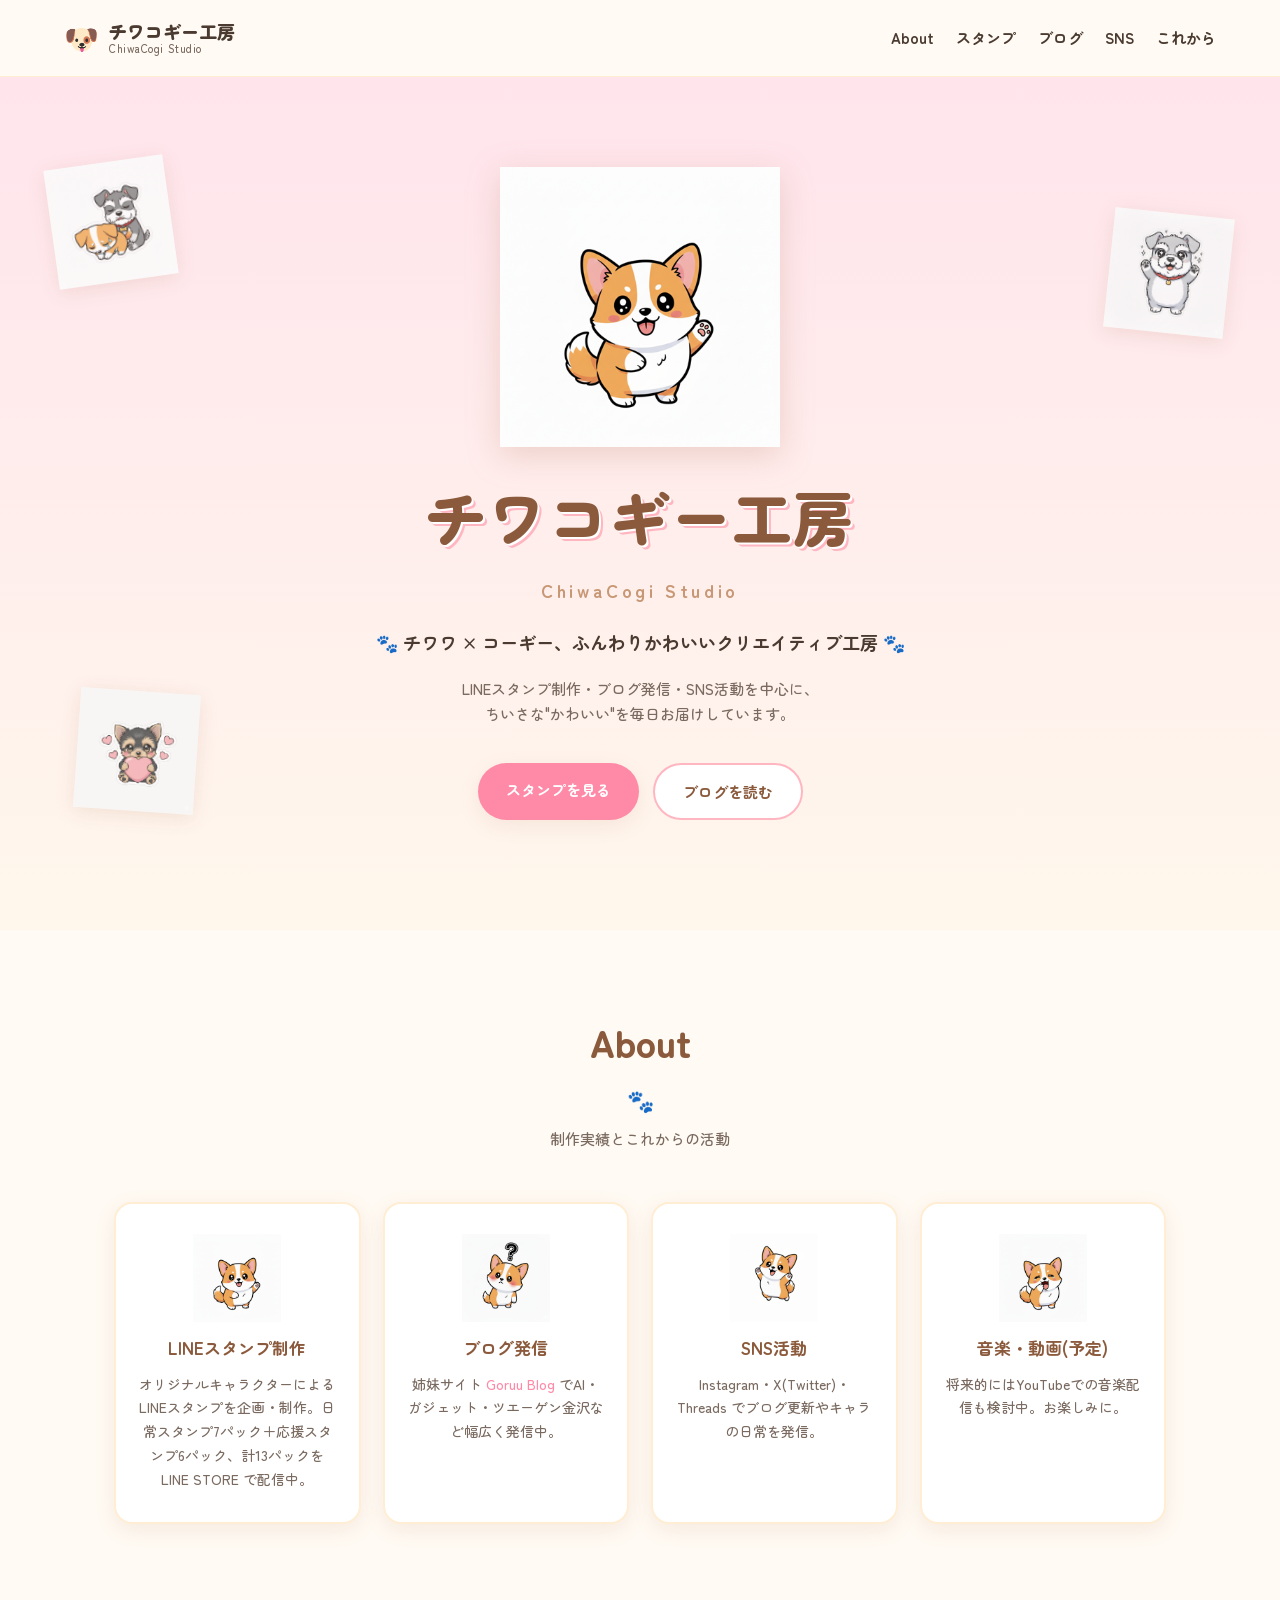
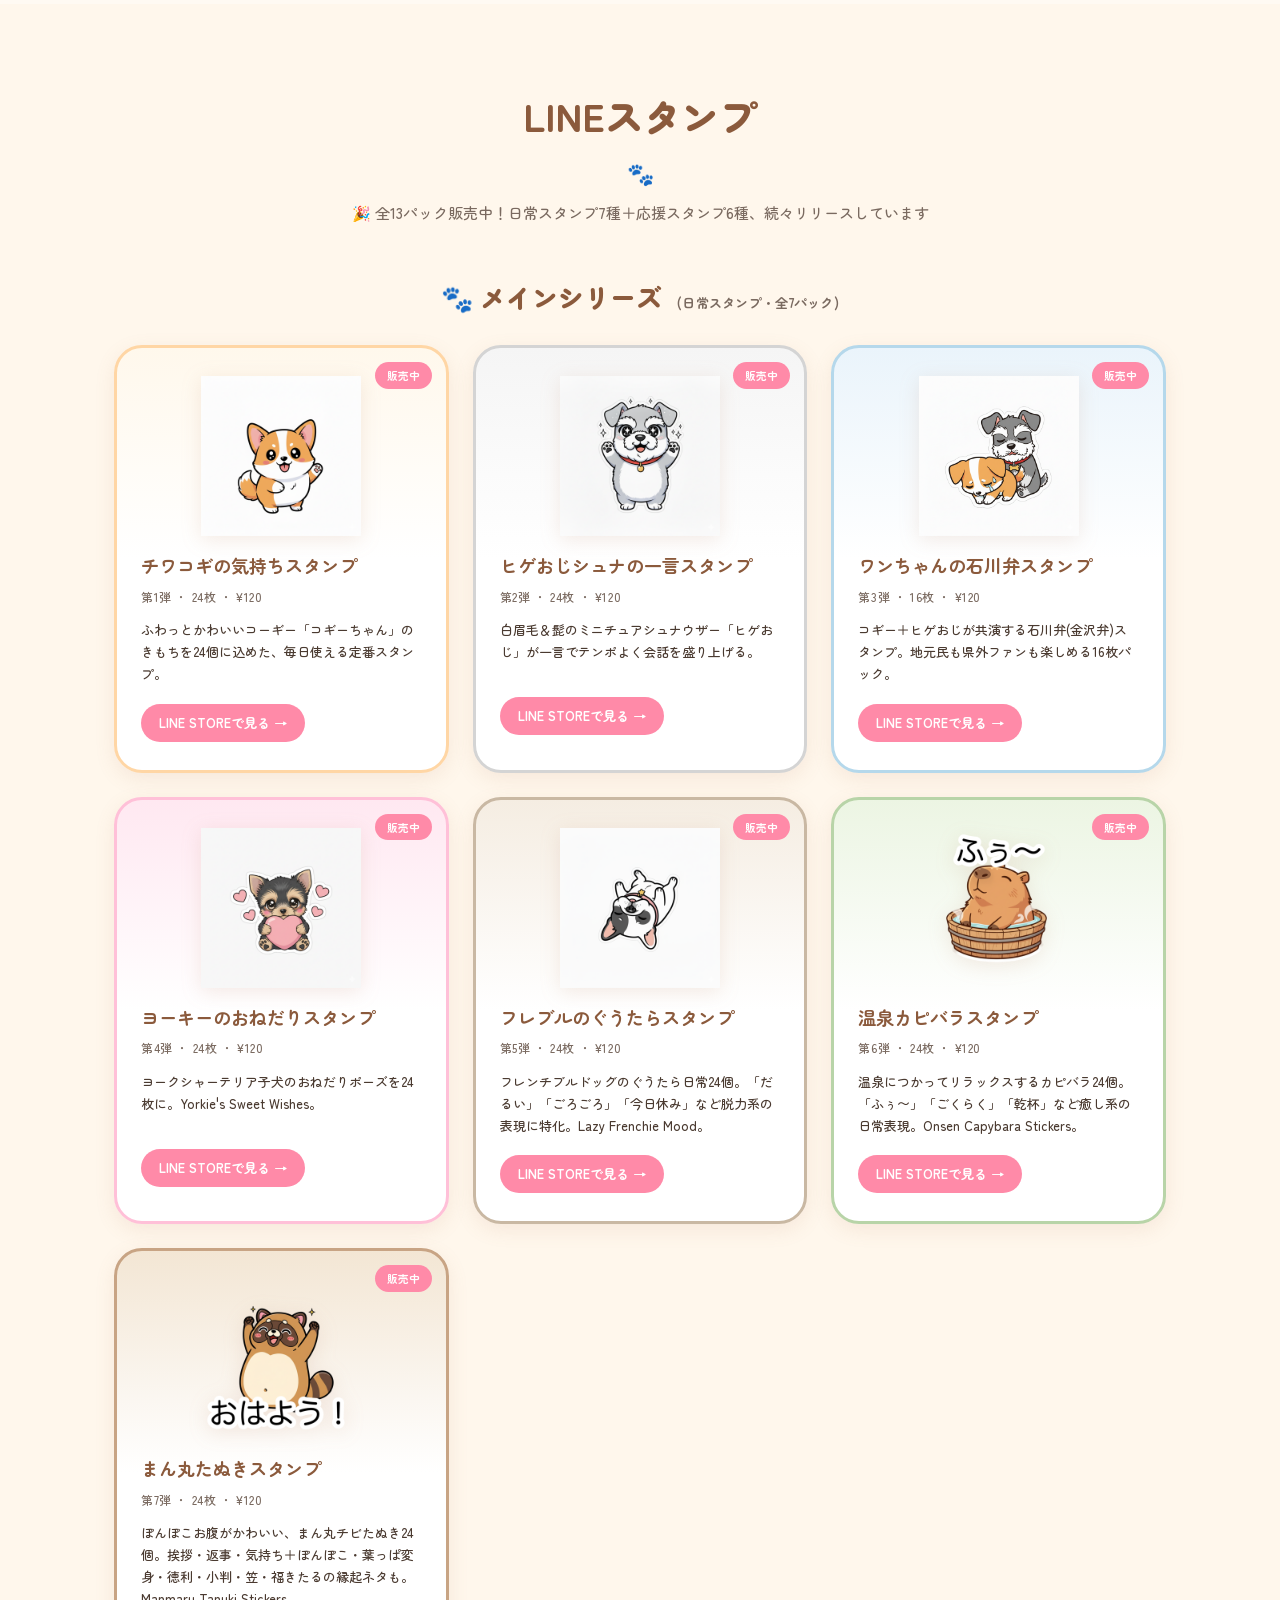
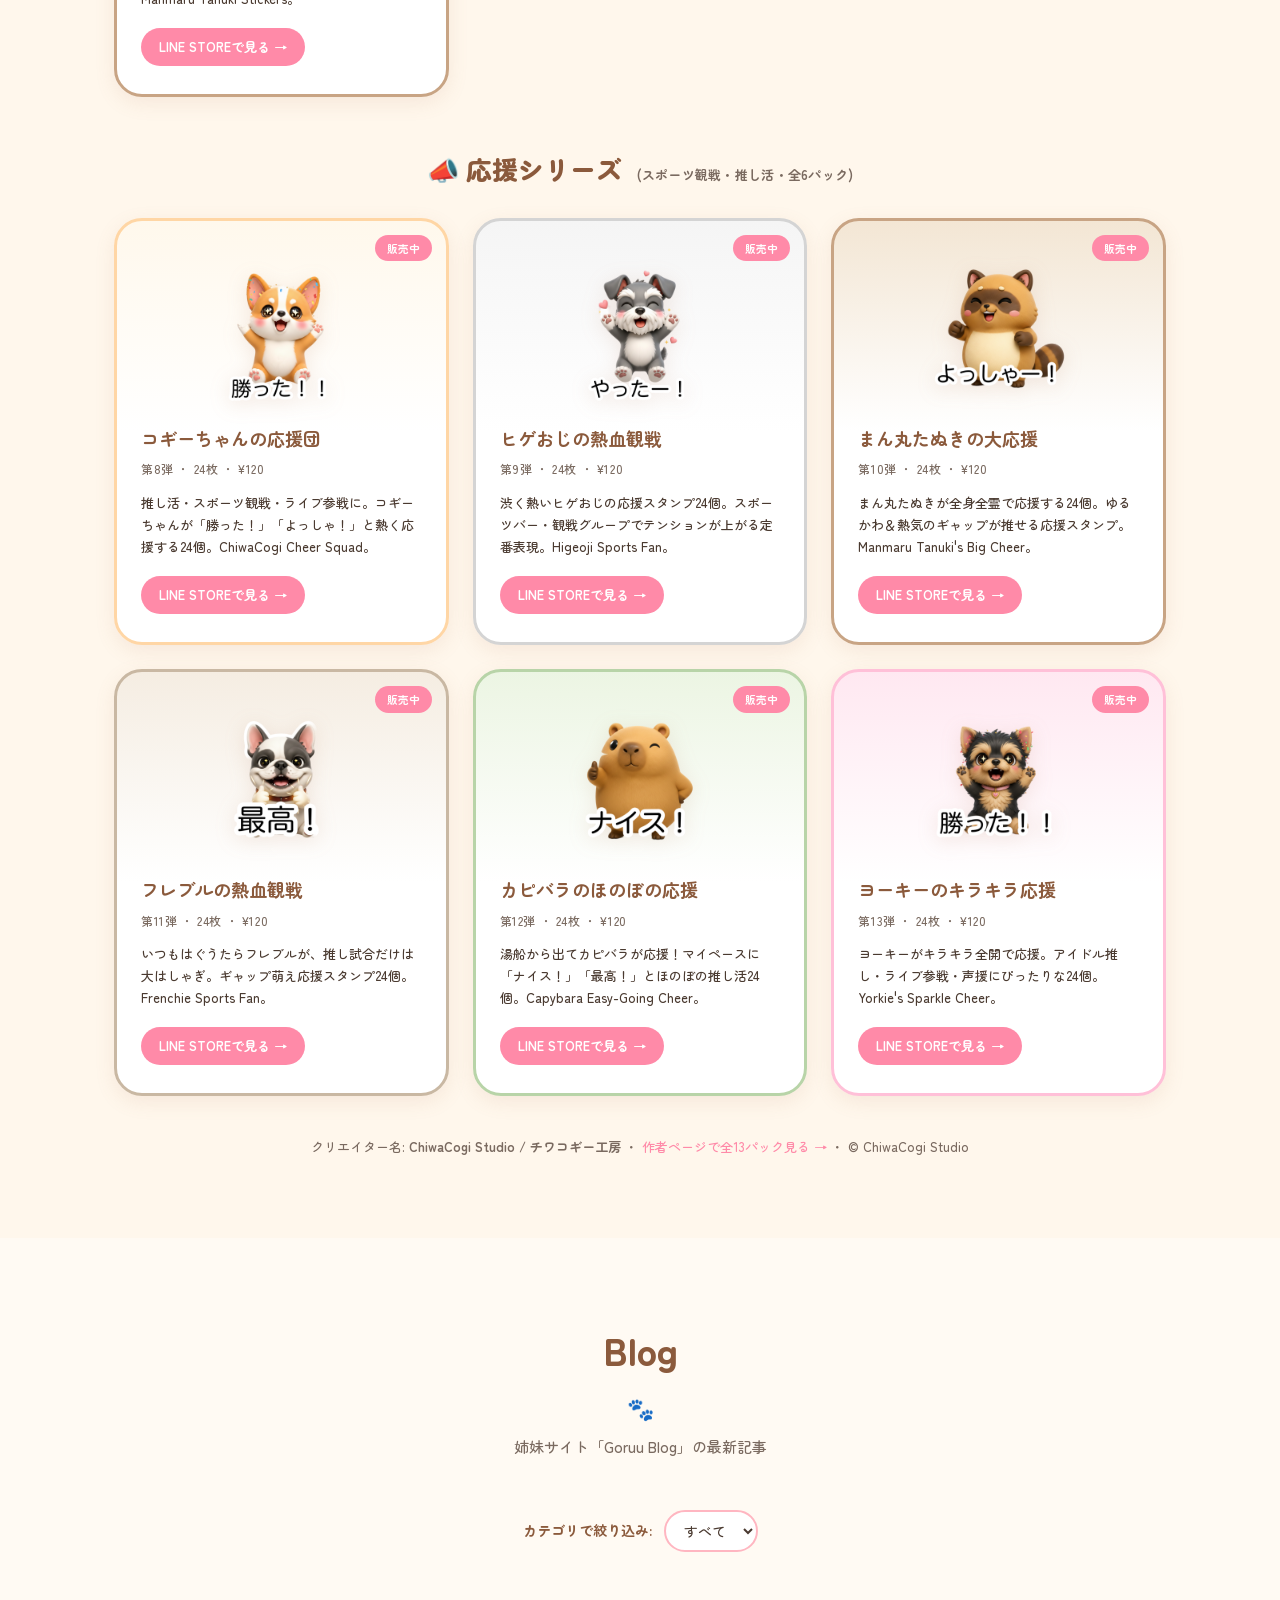
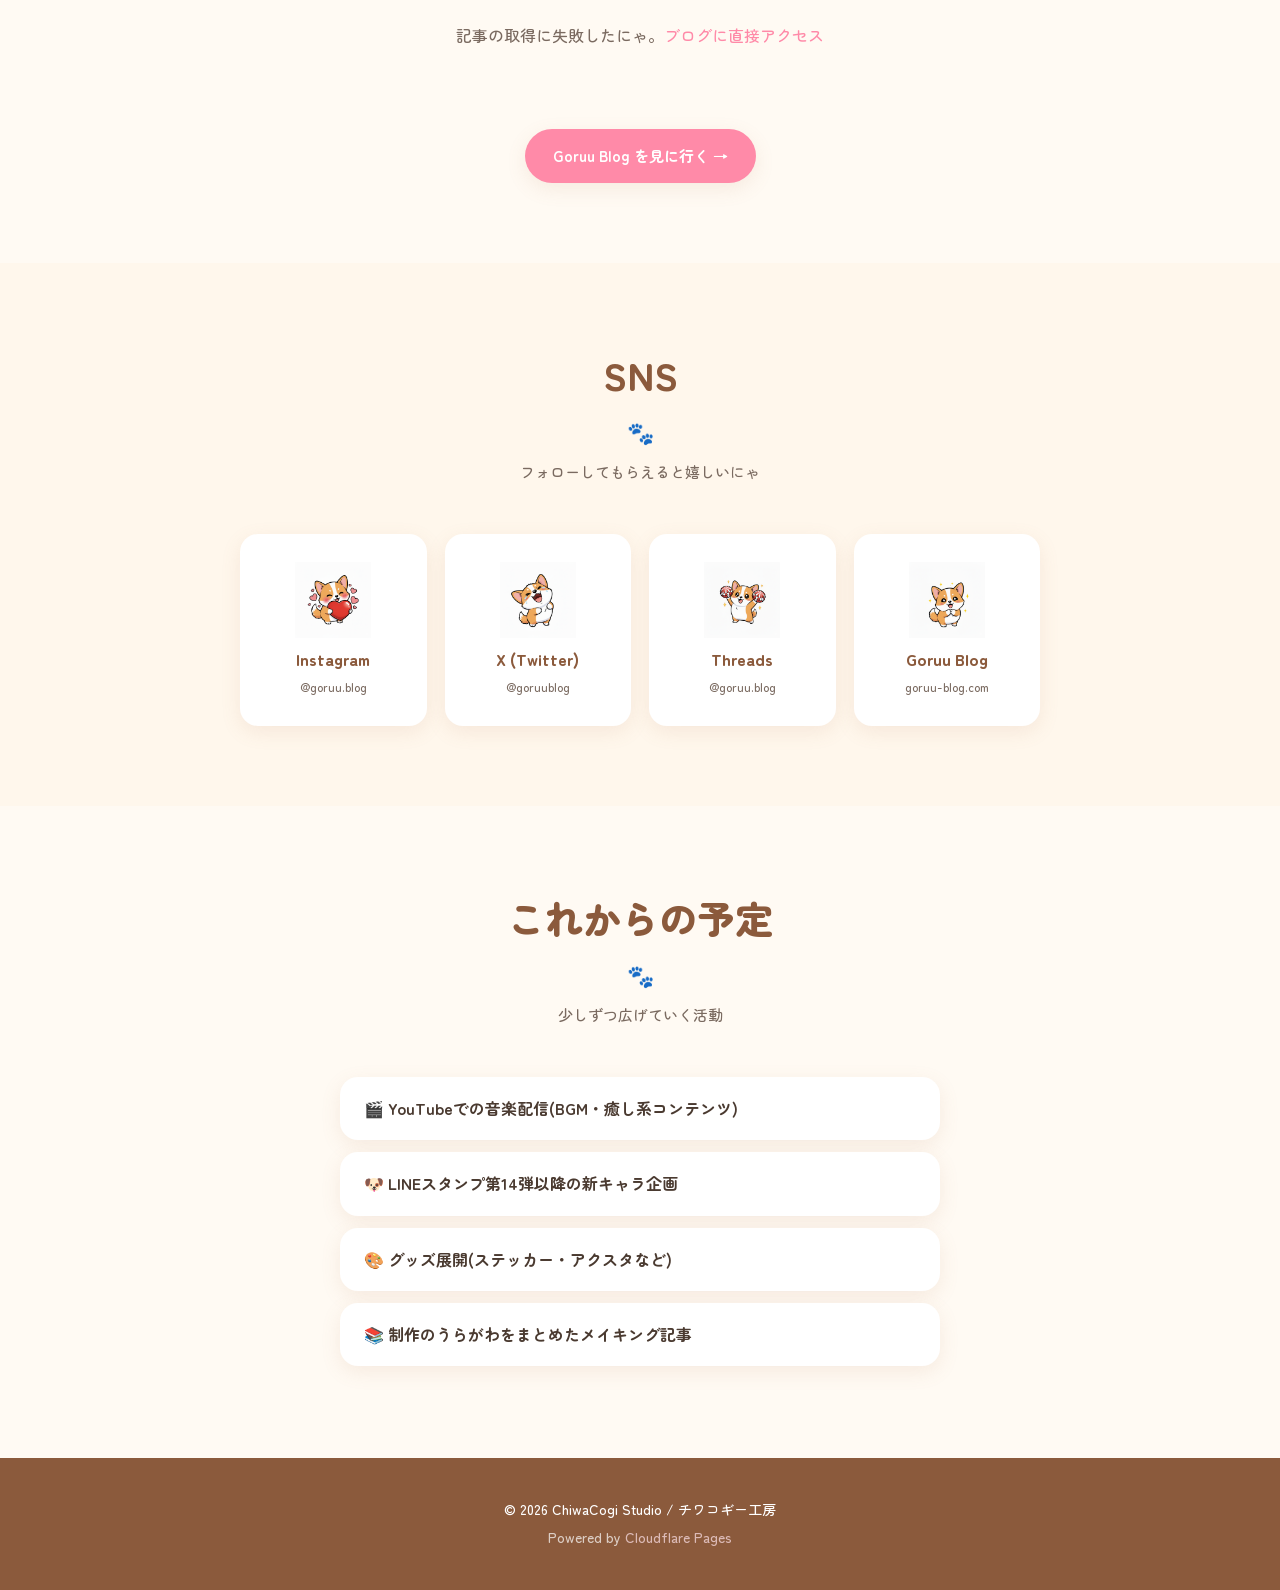
<file: index.html>
<!DOCTYPE html>
<html lang="ja">
<head>
<meta charset="UTF-8">
<meta name="viewport" content="width=device-width, initial-scale=1.0">
<title>チワコギー工房 | ChiwaCogi Studio</title>
<meta name="description" content="チワコギー工房 ChiwaCogi Studio。LINEスタンプ・ブログ・SNS発信を行うクリエイティブスタジオ。">
<meta property="og:title" content="チワコギー工房 | ChiwaCogi Studio">
<meta property="og:description" content="LINEスタンプ・ブログ・SNS発信。チワワとコギーのMIXがコンセプト。">
<meta property="og:type" content="website">
<link rel="preconnect" href="https://fonts.googleapis.com">
<link rel="preconnect" href="https://fonts.gstatic.com" crossorigin>
<link href="https://fonts.googleapis.com/css2?family=Zen+Maru+Gothic:wght@500;700;900&family=M+PLUS+Rounded+1c:wght@500;700&display=swap" rel="stylesheet">
<link rel="stylesheet" href="style.css">
</head>
<body>
<header class="site-header">
  <div class="header-inner">
    <a href="#" class="logo">
      <span class="logo-emoji">🐶</span>
      <span class="logo-text">
        <span class="logo-jp">チワコギー工房</span>
        <span class="logo-en">ChiwaCogi Studio</span>
      </span>
    </a>
    <nav class="nav">
      <a href="#about">About</a>
      <a href="#stickers">スタンプ</a>
      <a href="#blog">ブログ</a>
      <a href="#sns">SNS</a>
      <a href="#future">これから</a>
    </nav>
    <button class="nav-toggle" aria-label="メニュー">☰</button>
  </div>
</header>

<main>
  <section class="hero">
    <div class="hero-inner">
      <img class="hero-image" src="images/stickers/cogy_main.png" alt="コギーちゃん" loading="eager">
      <h1 class="hero-title">
        <span class="hero-title-main">チワコギー工房</span>
        <span class="hero-title-sub">ChiwaCogi Studio</span>
      </h1>
      <p class="hero-tagline">
        🐾 チワワ × コーギー、ふんわりかわいいクリエイティブ工房 🐾
      </p>
      <p class="hero-desc">
        LINEスタンプ制作・ブログ発信・SNS活動を中心に、<br>
        ちいさな"かわいい"を毎日お届けしています。
      </p>
      <div class="hero-cta">
        <a href="#stickers" class="btn btn-primary">スタンプを見る</a>
        <a href="#blog" class="btn btn-ghost">ブログを読む</a>
      </div>
    </div>
    <div class="hero-friends" aria-hidden="true">
      <img src="images/stickers/hero_main.png" alt="" class="hero-friend hero-friend-1">
      <img src="images/stickers/higeoji_main.png" alt="" class="hero-friend hero-friend-2">
      <img src="images/stickers/yorkie_main.png" alt="" class="hero-friend hero-friend-3">
    </div>
  </section>

  <section id="about" class="section">
    <div class="container">
      <h2 class="section-title">About</h2>
      <p class="section-lead">制作実績とこれからの活動</p>
      <div class="about-grid">
        <div class="about-card">
          <img class="about-icon" src="images/icons/01_aisatsu.png" alt="" loading="lazy">
          <h3>LINEスタンプ制作</h3>
          <p>オリジナルキャラクターによるLINEスタンプを企画・制作。日常スタンプ7パック＋応援スタンプ6パック、計13パックを LINE STORE で配信中。</p>
        </div>
        <div class="about-card">
          <img class="about-icon" src="images/icons/18_shitsumon.png" alt="" loading="lazy">
          <h3>ブログ発信</h3>
          <p>姉妹サイト <a href="https://goruu-blog.com" target="_blank" rel="noopener">Goruu Blog</a> でAI・ガジェット・ツエーゲン金沢など幅広く発信中。</p>
        </div>
        <div class="about-card">
          <img class="about-icon" src="images/icons/21_yorokobu.png" alt="" loading="lazy">
          <h3>SNS活動</h3>
          <p>Instagram・X(Twitter)・Threads でブログ更新やキャラの日常を発信。</p>
        </div>
        <div class="about-card">
          <img class="about-icon" src="images/icons/23_nemui.png" alt="" loading="lazy">
          <h3>音楽・動画(予定)</h3>
          <p>将来的にはYouTubeでの音楽配信も検討中。お楽しみに。</p>
        </div>
      </div>
    </div>
  </section>

  <section id="stickers" class="section section-cream">
    <div class="container">
      <h2 class="section-title">LINEスタンプ</h2>
      <p class="section-lead">🎉 全13パック販売中！日常スタンプ7種＋応援スタンプ6種、続々リリースしています</p>

      <h3 class="sticker-subtitle">🐾 メインシリーズ <span class="sticker-count">(日常スタンプ・全7パック)</span></h3>
      <div class="sticker-grid">
        <article class="sticker-card sticker-card-cogy">
          <div class="sticker-badge sticker-badge-sale">販売中</div>
          <div class="sticker-image-wrap">
            <img src="images/stickers/cogy_main.png" alt="コギーちゃん" class="sticker-image" loading="lazy">
          </div>
          <h3>チワコギの気持ちスタンプ</h3>
          <p class="sticker-meta">第1弾 ・ 24枚 ・ ¥120</p>
          <p class="sticker-desc">ふわっとかわいいコーギー「コギーちゃん」のきもちを24個に込めた、毎日使える定番スタンプ。</p>
          <a href="https://line.me/S/sticker/33948056" target="_blank" rel="noopener" class="sticker-link">LINE STOREで見る →</a>
        </article>
        <article class="sticker-card sticker-card-higeoji">
          <div class="sticker-badge sticker-badge-sale">販売中</div>
          <div class="sticker-image-wrap">
            <img src="images/stickers/higeoji_main.png" alt="ヒゲおじ" class="sticker-image" loading="lazy">
          </div>
          <h3>ヒゲおじシュナの一言スタンプ</h3>
          <p class="sticker-meta">第2弾 ・ 24枚 ・ ¥120</p>
          <p class="sticker-desc">白眉毛＆髭のミニチュアシュナウザー「ヒゲおじ」が一言でテンポよく会話を盛り上げる。</p>
          <a href="https://line.me/S/sticker/33948054" target="_blank" rel="noopener" class="sticker-link">LINE STOREで見る →</a>
        </article>
        <article class="sticker-card sticker-card-ishikawa">
          <div class="sticker-badge sticker-badge-sale">販売中</div>
          <div class="sticker-image-wrap">
            <img src="images/stickers/ishikawa_main.png" alt="ワンちゃんの石川弁" class="sticker-image" loading="lazy">
          </div>
          <h3>ワンちゃんの石川弁スタンプ</h3>
          <p class="sticker-meta">第3弾 ・ 16枚 ・ ¥120</p>
          <p class="sticker-desc">コギー＋ヒゲおじが共演する石川弁(金沢弁)スタンプ。地元民も県外ファンも楽しめる16枚パック。</p>
          <a href="https://line.me/S/sticker/33948061" target="_blank" rel="noopener" class="sticker-link">LINE STOREで見る →</a>
        </article>
        <article class="sticker-card sticker-card-yorkie">
          <div class="sticker-badge sticker-badge-sale">販売中</div>
          <div class="sticker-image-wrap">
            <img src="images/stickers/yorkie_main.png" alt="ヨーキー" class="sticker-image" loading="lazy">
          </div>
          <h3>ヨーキーのおねだりスタンプ</h3>
          <p class="sticker-meta">第4弾 ・ 24枚 ・ ¥120</p>
          <p class="sticker-desc">ヨークシャーテリア子犬のおねだりポーズを24枚に。Yorkie's Sweet Wishes。</p>
          <a href="https://line.me/S/sticker/33944323" target="_blank" rel="noopener" class="sticker-link">LINE STOREで見る →</a>
        </article>
        <article class="sticker-card sticker-card-frenchie">
          <div class="sticker-badge sticker-badge-sale">販売中</div>
          <div class="sticker-image-wrap">
            <img src="images/stickers/frenchie_main.png" alt="フレブル" class="sticker-image" loading="lazy">
          </div>
          <h3>フレブルのぐうたらスタンプ</h3>
          <p class="sticker-meta">第5弾 ・ 24枚 ・ ¥120</p>
          <p class="sticker-desc">フレンチブルドッグのぐうたら日常24個。「だるい」「ごろごろ」「今日休み」など脱力系の表現に特化。Lazy Frenchie Mood。</p>
          <a href="https://line.me/S/sticker/33986056" target="_blank" rel="noopener" class="sticker-link">LINE STOREで見る →</a>
        </article>
        <article class="sticker-card sticker-card-capybara">
          <div class="sticker-badge sticker-badge-sale">販売中</div>
          <div class="sticker-image-wrap">
            <img src="images/stickers/capybara_main.png" alt="温泉カピバラ" class="sticker-image" loading="lazy">
          </div>
          <h3>温泉カピバラスタンプ</h3>
          <p class="sticker-meta">第6弾 ・ 24枚 ・ ¥120</p>
          <p class="sticker-desc">温泉につかってリラックスするカピバラ24個。「ふぅ〜」「ごくらく」「乾杯」など癒し系の日常表現。Onsen Capybara Stickers。</p>
          <a href="https://line.me/S/sticker/33988870" target="_blank" rel="noopener" class="sticker-link">LINE STOREで見る →</a>
        </article>
        <article class="sticker-card sticker-card-tanuki">
          <div class="sticker-badge sticker-badge-sale">販売中</div>
          <div class="sticker-image-wrap">
            <img src="images/stickers/tanuki_main.png" alt="まん丸たぬき" class="sticker-image" loading="lazy">
          </div>
          <h3>まん丸たぬきスタンプ</h3>
          <p class="sticker-meta">第7弾 ・ 24枚 ・ ¥120</p>
          <p class="sticker-desc">ぽんぽこお腹がかわいい、まん丸チビたぬき24個。挨拶・返事・気持ち＋ぽんぽこ・葉っぱ変身・徳利・小判・笠・福きたるの縁起ネタも。Manmaru Tanuki Stickers。</p>
          <a href="https://line.me/S/sticker/33994344" target="_blank" rel="noopener" class="sticker-link">LINE STOREで見る →</a>
        </article>
      </div>

      <h3 class="sticker-subtitle">📣 応援シリーズ <span class="sticker-count">(スポーツ観戦・推し活・全6パック)</span></h3>
      <div class="sticker-grid">
        <article class="sticker-card sticker-card-cogy">
          <div class="sticker-badge sticker-badge-sale">販売中</div>
          <div class="sticker-image-wrap">
            <img src="images/stickers/cogy_cheer.png" alt="コギーちゃんの応援団" class="sticker-image" loading="lazy">
          </div>
          <h3>コギーちゃんの応援団</h3>
          <p class="sticker-meta">第8弾 ・ 24枚 ・ ¥120</p>
          <p class="sticker-desc">推し活・スポーツ観戦・ライブ参戦に。コギーちゃんが「勝った！」「よっしゃ！」と熱く応援する24個。ChiwaCogi Cheer Squad。</p>
          <a href="https://line.me/S/sticker/33998063" target="_blank" rel="noopener" class="sticker-link">LINE STOREで見る →</a>
        </article>
        <article class="sticker-card sticker-card-higeoji">
          <div class="sticker-badge sticker-badge-sale">販売中</div>
          <div class="sticker-image-wrap">
            <img src="images/stickers/higeoji_cheer.png" alt="ヒゲおじの熱血観戦" class="sticker-image" loading="lazy">
          </div>
          <h3>ヒゲおじの熱血観戦</h3>
          <p class="sticker-meta">第9弾 ・ 24枚 ・ ¥120</p>
          <p class="sticker-desc">渋く熱いヒゲおじの応援スタンプ24個。スポーツバー・観戦グループでテンションが上がる定番表現。Higeoji Sports Fan。</p>
          <a href="https://line.me/S/sticker/33998038" target="_blank" rel="noopener" class="sticker-link">LINE STOREで見る →</a>
        </article>
        <article class="sticker-card sticker-card-tanuki">
          <div class="sticker-badge sticker-badge-sale">販売中</div>
          <div class="sticker-image-wrap">
            <img src="images/stickers/tanuki_cheer.png" alt="まん丸たぬきの大応援" class="sticker-image" loading="lazy">
          </div>
          <h3>まん丸たぬきの大応援</h3>
          <p class="sticker-meta">第10弾 ・ 24枚 ・ ¥120</p>
          <p class="sticker-desc">まん丸たぬきが全身全霊で応援する24個。ゆるかわ＆熱気のギャップが推せる応援スタンプ。Manmaru Tanuki's Big Cheer。</p>
          <a href="https://line.me/S/sticker/33998084" target="_blank" rel="noopener" class="sticker-link">LINE STOREで見る →</a>
        </article>
        <article class="sticker-card sticker-card-frenchie">
          <div class="sticker-badge sticker-badge-sale">販売中</div>
          <div class="sticker-image-wrap">
            <img src="images/stickers/frenchie_cheer.png" alt="フレブルの熱血観戦" class="sticker-image" loading="lazy">
          </div>
          <h3>フレブルの熱血観戦</h3>
          <p class="sticker-meta">第11弾 ・ 24枚 ・ ¥120</p>
          <p class="sticker-desc">いつもはぐうたらフレブルが、推し試合だけは大はしゃぎ。ギャップ萌え応援スタンプ24個。Frenchie Sports Fan。</p>
          <a href="https://line.me/S/sticker/33998082" target="_blank" rel="noopener" class="sticker-link">LINE STOREで見る →</a>
        </article>
        <article class="sticker-card sticker-card-capybara">
          <div class="sticker-badge sticker-badge-sale">販売中</div>
          <div class="sticker-image-wrap">
            <img src="images/stickers/capybara_cheer.png" alt="カピバラのほのぼの応援" class="sticker-image" loading="lazy">
          </div>
          <h3>カピバラのほのぼの応援</h3>
          <p class="sticker-meta">第12弾 ・ 24枚 ・ ¥120</p>
          <p class="sticker-desc">湯船から出てカピバラが応援！マイペースに「ナイス！」「最高！」とほのぼの推し活24個。Capybara Easy-Going Cheer。</p>
          <a href="https://line.me/S/sticker/33998090" target="_blank" rel="noopener" class="sticker-link">LINE STOREで見る →</a>
        </article>
        <article class="sticker-card sticker-card-yorkie">
          <div class="sticker-badge sticker-badge-sale">販売中</div>
          <div class="sticker-image-wrap">
            <img src="images/stickers/yorkie_cheer.png" alt="ヨーキーのキラキラ応援" class="sticker-image" loading="lazy">
          </div>
          <h3>ヨーキーのキラキラ応援</h3>
          <p class="sticker-meta">第13弾 ・ 24枚 ・ ¥120</p>
          <p class="sticker-desc">ヨーキーがキラキラ全開で応援。アイドル推し・ライブ参戦・声援にぴったりな24個。Yorkie's Sparkle Cheer。</p>
          <a href="https://line.me/S/sticker/33998262" target="_blank" rel="noopener" class="sticker-link">LINE STOREで見る →</a>
        </article>
      </div>

      <p class="sticker-footer">クリエイター名: <strong>ChiwaCogi Studio / チワコギー工房</strong> ・ <a href="https://line.me/S/shop/sticker/author/6123511" target="_blank" rel="noopener">作者ページで全13パック見る →</a> ・ © ChiwaCogi Studio</p>
    </div>
  </section>

  <section id="blog" class="section">
    <div class="container">
      <h2 class="section-title">Blog</h2>
      <p class="section-lead">姉妹サイト「Goruu Blog」の最新記事</p>

      <div class="blog-controls">
        <label for="cat-filter">カテゴリで絞り込み:</label>
        <select id="cat-filter">
          <option value="">すべて</option>
        </select>
      </div>

      <div id="blog-list" class="blog-list">
        <p class="blog-loading">記事を読み込み中…</p>
      </div>

      <div class="blog-cta">
        <a href="https://goruu-blog.com" target="_blank" rel="noopener" class="btn btn-primary">Goruu Blog を見に行く →</a>
      </div>
    </div>
  </section>

  <section id="sns" class="section section-cream">
    <div class="container">
      <h2 class="section-title">SNS</h2>
      <p class="section-lead">フォローしてもらえると嬉しいにゃ</p>
      <div class="sns-grid">
        <a href="https://www.instagram.com/goruu.blog" target="_blank" rel="noopener" class="sns-card sns-instagram">
          <img class="sns-icon" src="images/icons/16_love.png" alt="" loading="lazy">
          <div class="sns-name">Instagram</div>
          <div class="sns-handle">@goruu.blog</div>
        </a>
        <a href="https://x.com/goruublog" target="_blank" rel="noopener" class="sns-card sns-x">
          <img class="sns-icon" src="images/icons/08_warau.png" alt="" loading="lazy">
          <div class="sns-name">X (Twitter)</div>
          <div class="sns-handle">@goruublog</div>
        </a>
        <a href="https://www.threads.net/@goruu.blog" target="_blank" rel="noopener" class="sns-card sns-threads">
          <img class="sns-icon" src="images/icons/13_ouen.png" alt="" loading="lazy">
          <div class="sns-name">Threads</div>
          <div class="sns-handle">@goruu.blog</div>
        </a>
        <a href="https://goruu-blog.com" target="_blank" rel="noopener" class="sns-card sns-blog">
          <img class="sns-icon" src="images/icons/19_hakushu.png" alt="" loading="lazy">
          <div class="sns-name">Goruu Blog</div>
          <div class="sns-handle">goruu-blog.com</div>
        </a>
      </div>
    </div>
  </section>

  <section id="future" class="section">
    <div class="container">
      <h2 class="section-title">これからの予定</h2>
      <p class="section-lead">少しずつ広げていく活動</p>
      <ul class="future-list">
        <li>🎬 YouTubeでの音楽配信(BGM・癒し系コンテンツ)</li>
        <li>🐶 LINEスタンプ第14弾以降の新キャラ企画</li>
        <li>🎨 グッズ展開(ステッカー・アクスタなど)</li>
        <li>📚 制作のうらがわをまとめたメイキング記事</li>
      </ul>
    </div>
  </section>
</main>

<footer class="site-footer">
  <div class="container">
    <p>© <span id="year"></span> ChiwaCogi Studio / チワコギー工房</p>
    <p class="footer-note">Powered by <a href="https://pages.cloudflare.com/" target="_blank" rel="noopener">Cloudflare Pages</a></p>
  </div>
</footer>

<script src="script.js"></script>
</body>
</html>
</file>
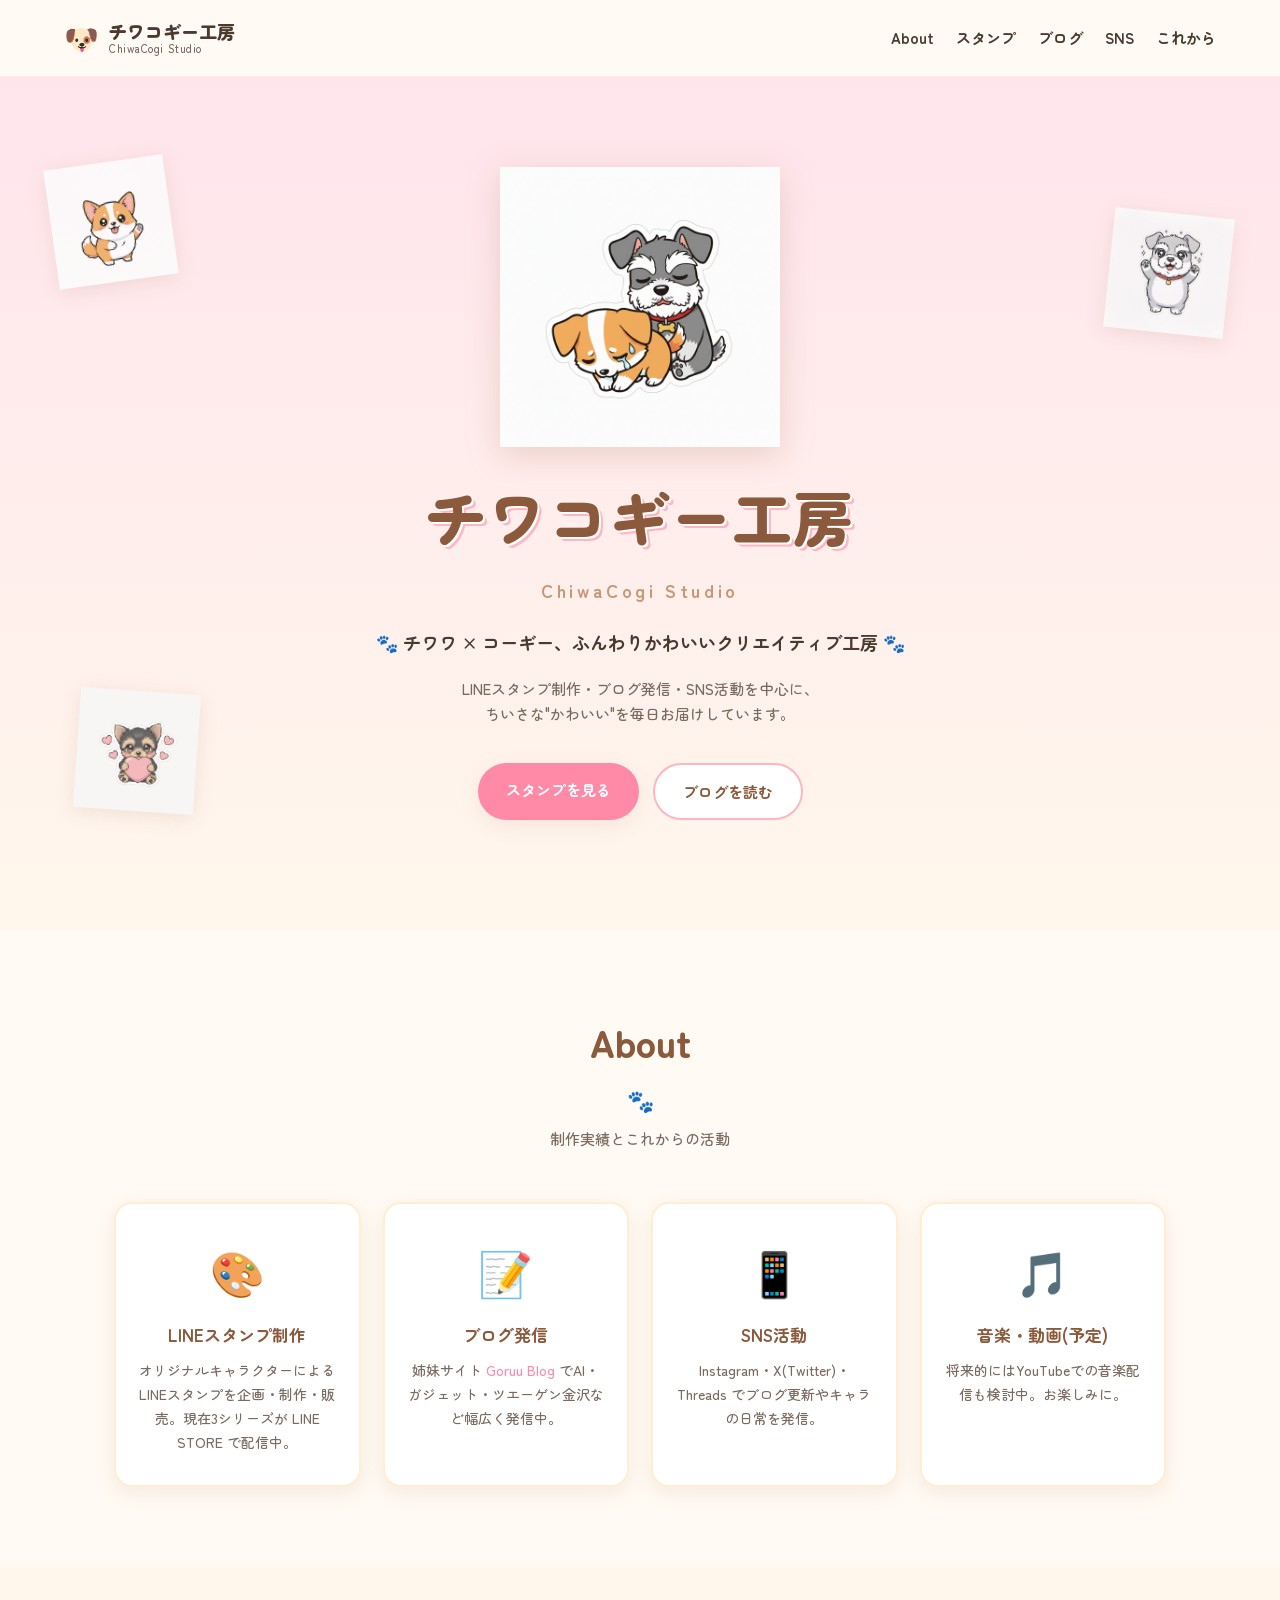
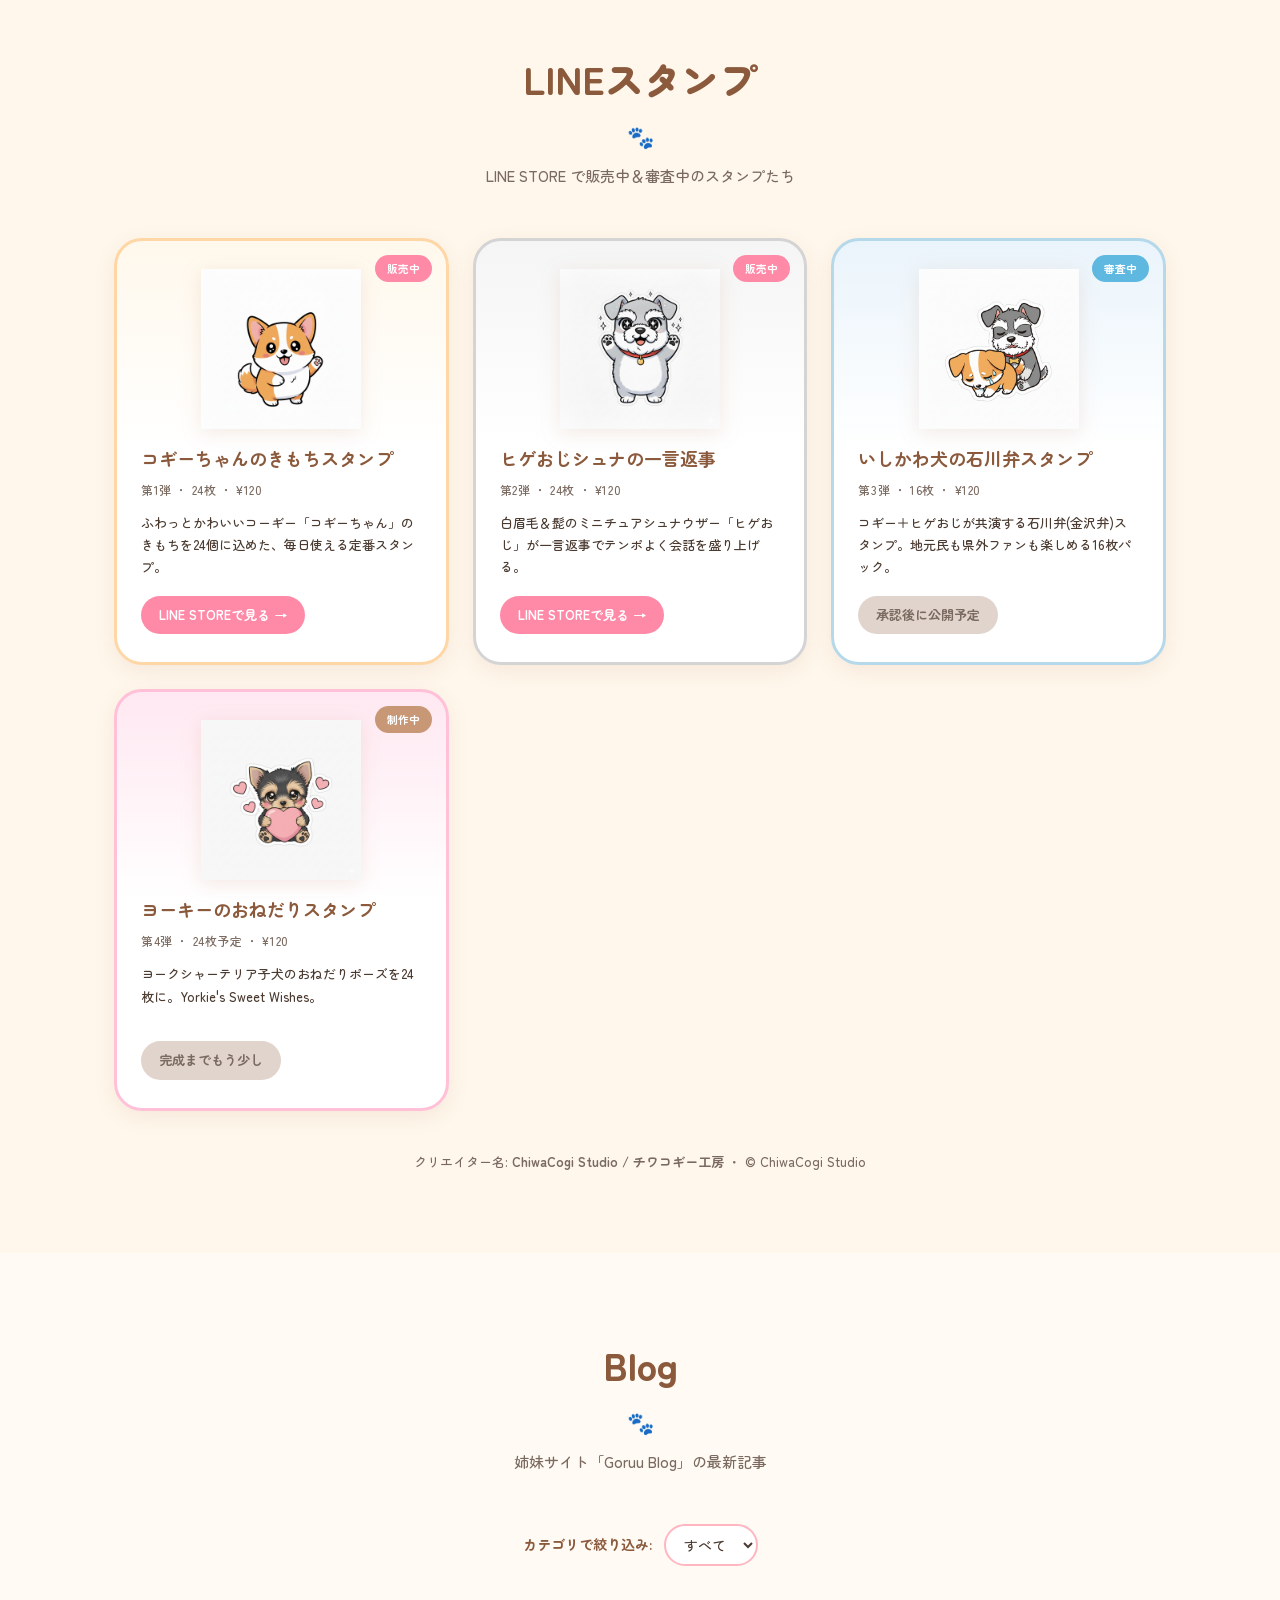
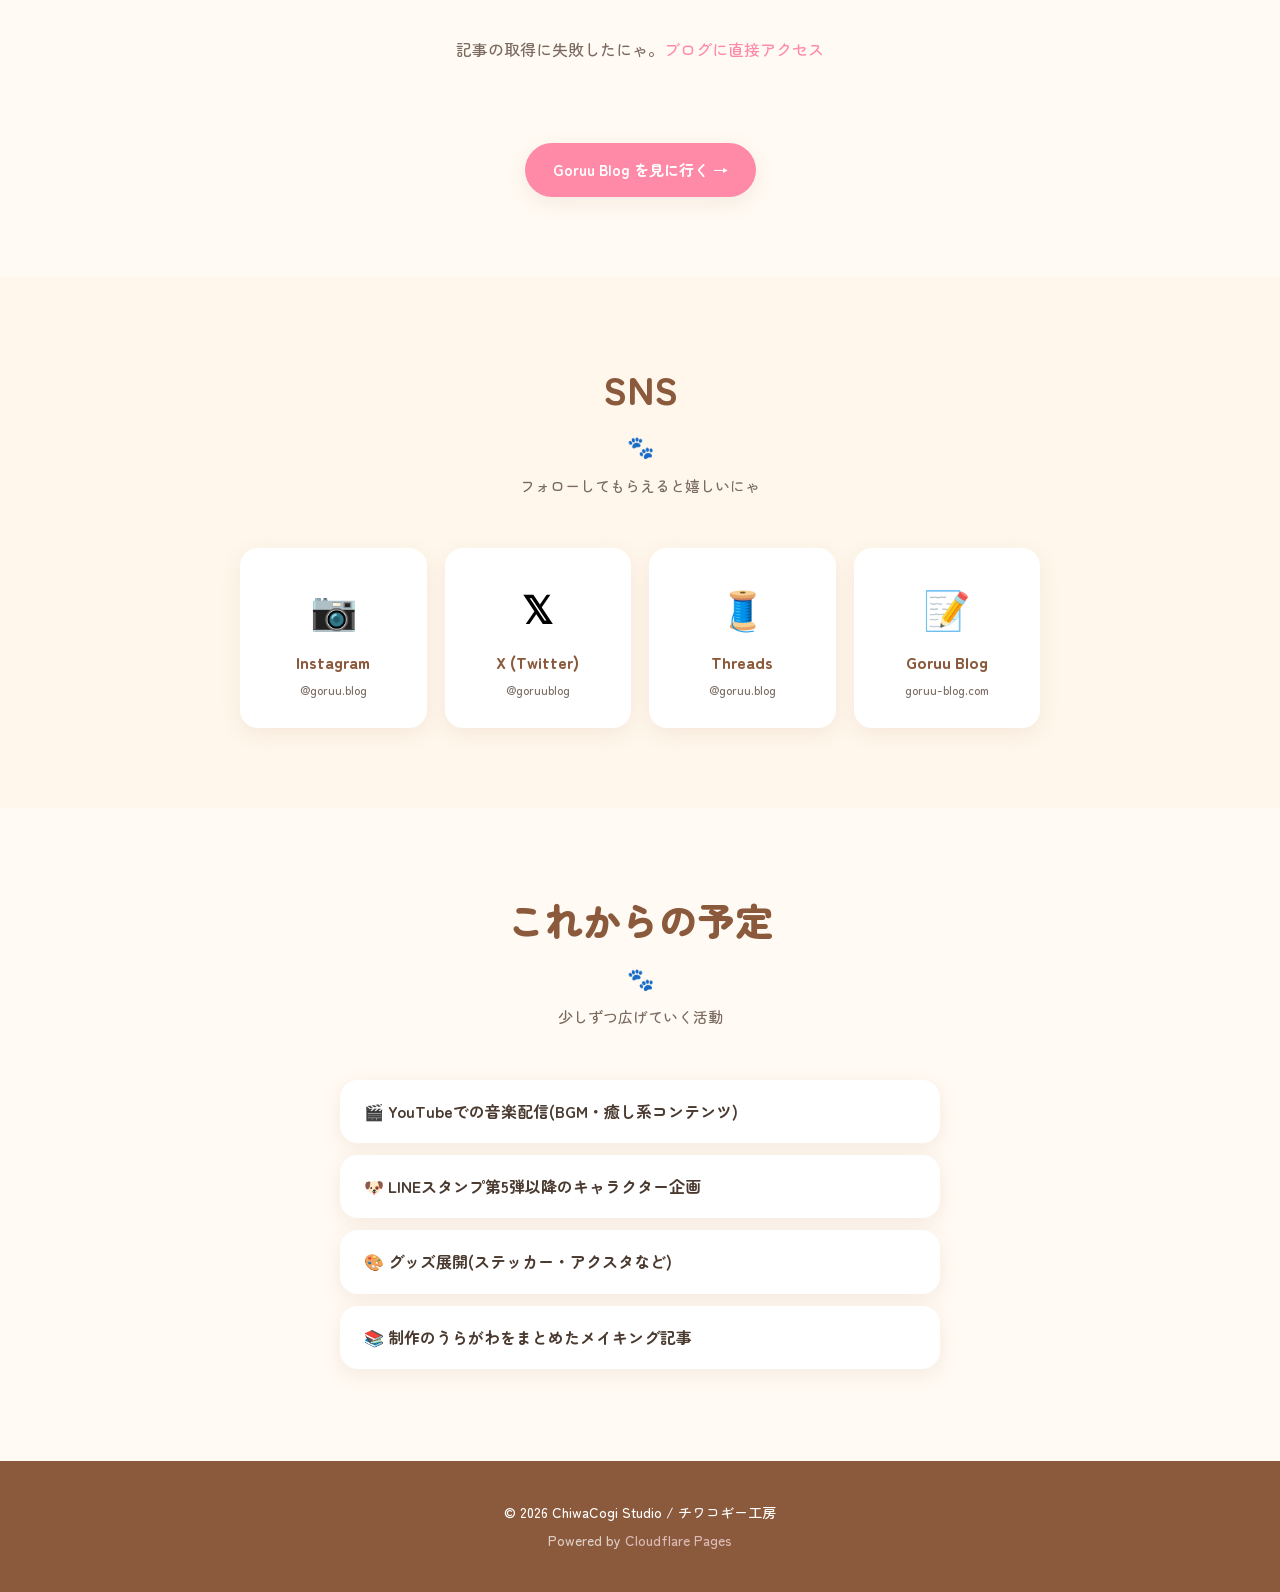
<file: チワコギー工房HP/index.html>
<!DOCTYPE html>
<html lang="ja">
<head>
<meta charset="UTF-8">
<meta name="viewport" content="width=device-width, initial-scale=1.0">
<title>チワコギー工房 | ChiwaCogi Studio</title>
<meta name="description" content="チワコギー工房 ChiwaCogi Studio。LINEスタンプ・ブログ・SNS発信を行うクリエイティブスタジオ。">
<meta property="og:title" content="チワコギー工房 | ChiwaCogi Studio">
<meta property="og:description" content="LINEスタンプ・ブログ・SNS発信。チワワとコギーのMIXがコンセプト。">
<meta property="og:type" content="website">
<link rel="preconnect" href="https://fonts.googleapis.com">
<link rel="preconnect" href="https://fonts.gstatic.com" crossorigin>
<link href="https://fonts.googleapis.com/css2?family=Zen+Maru+Gothic:wght@500;700;900&family=M+PLUS+Rounded+1c:wght@500;700&display=swap" rel="stylesheet">
<link rel="stylesheet" href="style.css">
</head>
<body>
<header class="site-header">
  <div class="header-inner">
    <a href="#" class="logo">
      <span class="logo-emoji">🐶</span>
      <span class="logo-text">
        <span class="logo-jp">チワコギー工房</span>
        <span class="logo-en">ChiwaCogi Studio</span>
      </span>
    </a>
    <nav class="nav">
      <a href="#about">About</a>
      <a href="#stickers">スタンプ</a>
      <a href="#blog">ブログ</a>
      <a href="#sns">SNS</a>
      <a href="#future">これから</a>
    </nav>
    <button class="nav-toggle" aria-label="メニュー">☰</button>
  </div>
</header>

<main>
  <section class="hero">
    <div class="hero-inner">
      <img class="hero-image" src="images/stickers/hero_main.png" alt="コギーちゃんとヒゲおじ" loading="eager">
      <h1 class="hero-title">
        <span class="hero-title-main">チワコギー工房</span>
        <span class="hero-title-sub">ChiwaCogi Studio</span>
      </h1>
      <p class="hero-tagline">
        🐾 チワワ × コーギー、ふんわりかわいいクリエイティブ工房 🐾
      </p>
      <p class="hero-desc">
        LINEスタンプ制作・ブログ発信・SNS活動を中心に、<br>
        ちいさな"かわいい"を毎日お届けしています。
      </p>
      <div class="hero-cta">
        <a href="#stickers" class="btn btn-primary">スタンプを見る</a>
        <a href="#blog" class="btn btn-ghost">ブログを読む</a>
      </div>
    </div>
    <div class="hero-friends" aria-hidden="true">
      <img src="images/stickers/cogy_main.png" alt="" class="hero-friend hero-friend-1">
      <img src="images/stickers/higeoji_main.png" alt="" class="hero-friend hero-friend-2">
      <img src="images/stickers/yorkie_main.png" alt="" class="hero-friend hero-friend-3">
    </div>
  </section>

  <section id="about" class="section">
    <div class="container">
      <h2 class="section-title">About</h2>
      <p class="section-lead">制作実績とこれからの活動</p>
      <div class="about-grid">
        <div class="about-card">
          <div class="about-icon">🎨</div>
          <h3>LINEスタンプ制作</h3>
          <p>オリジナルキャラクターによるLINEスタンプを企画・制作・販売。現在3シリーズが LINE STORE で配信中。</p>
        </div>
        <div class="about-card">
          <div class="about-icon">📝</div>
          <h3>ブログ発信</h3>
          <p>姉妹サイト <a href="https://goruu-blog.com" target="_blank" rel="noopener">Goruu Blog</a> でAI・ガジェット・ツエーゲン金沢など幅広く発信中。</p>
        </div>
        <div class="about-card">
          <div class="about-icon">📱</div>
          <h3>SNS活動</h3>
          <p>Instagram・X(Twitter)・Threads でブログ更新やキャラの日常を発信。</p>
        </div>
        <div class="about-card">
          <div class="about-icon">🎵</div>
          <h3>音楽・動画(予定)</h3>
          <p>将来的にはYouTubeでの音楽配信も検討中。お楽しみに。</p>
        </div>
      </div>
    </div>
  </section>

  <section id="stickers" class="section section-cream">
    <div class="container">
      <h2 class="section-title">LINEスタンプ</h2>
      <p class="section-lead">LINE STORE で販売中＆審査中のスタンプたち</p>
      <div class="sticker-grid">
        <article class="sticker-card sticker-card-cogy">
          <div class="sticker-badge sticker-badge-sale">販売中</div>
          <div class="sticker-image-wrap">
            <img src="images/stickers/cogy_main.png" alt="コギーちゃん" class="sticker-image" loading="lazy">
          </div>
          <h3>コギーちゃんのきもちスタンプ</h3>
          <p class="sticker-meta">第1弾 ・ 24枚 ・ ¥120</p>
          <p class="sticker-desc">ふわっとかわいいコーギー「コギーちゃん」のきもちを24個に込めた、毎日使える定番スタンプ。</p>
          <a href="https://store.line.me/stickershop/product/44475760" target="_blank" rel="noopener" class="sticker-link">LINE STOREで見る →</a>
        </article>
        <article class="sticker-card sticker-card-higeoji">
          <div class="sticker-badge sticker-badge-sale">販売中</div>
          <div class="sticker-image-wrap">
            <img src="images/stickers/higeoji_main.png" alt="ヒゲおじ" class="sticker-image" loading="lazy">
          </div>
          <h3>ヒゲおじシュナの一言返事</h3>
          <p class="sticker-meta">第2弾 ・ 24枚 ・ ¥120</p>
          <p class="sticker-desc">白眉毛＆髭のミニチュアシュナウザー「ヒゲおじ」が一言返事でテンポよく会話を盛り上げる。</p>
          <a href="https://store.line.me/stickershop/author/3884316" target="_blank" rel="noopener" class="sticker-link">LINE STOREで見る →</a>
        </article>
        <article class="sticker-card sticker-card-ishikawa">
          <div class="sticker-badge sticker-badge-review">審査中</div>
          <div class="sticker-image-wrap">
            <img src="images/stickers/ishikawa_main.png" alt="いしかわ犬" class="sticker-image" loading="lazy">
          </div>
          <h3>いしかわ犬の石川弁スタンプ</h3>
          <p class="sticker-meta">第3弾 ・ 16枚 ・ ¥120</p>
          <p class="sticker-desc">コギー＋ヒゲおじが共演する石川弁(金沢弁)スタンプ。地元民も県外ファンも楽しめる16枚パック。</p>
          <span class="sticker-link sticker-link-disabled">承認後に公開予定</span>
        </article>
        <article class="sticker-card sticker-card-yorkie">
          <div class="sticker-badge sticker-badge-wip">制作中</div>
          <div class="sticker-image-wrap">
            <img src="images/stickers/yorkie_main.png" alt="ヨーキー" class="sticker-image" loading="lazy">
          </div>
          <h3>ヨーキーのおねだりスタンプ</h3>
          <p class="sticker-meta">第4弾 ・ 24枚予定 ・ ¥120</p>
          <p class="sticker-desc">ヨークシャーテリア子犬のおねだりポーズを24枚に。Yorkie's Sweet Wishes。</p>
          <span class="sticker-link sticker-link-disabled">完成までもう少し</span>
        </article>
      </div>
      <p class="sticker-footer">クリエイター名: <strong>ChiwaCogi Studio / チワコギー工房</strong> ・ © ChiwaCogi Studio</p>
    </div>
  </section>

  <section id="blog" class="section">
    <div class="container">
      <h2 class="section-title">Blog</h2>
      <p class="section-lead">姉妹サイト「Goruu Blog」の最新記事</p>

      <div class="blog-controls">
        <label for="cat-filter">カテゴリで絞り込み:</label>
        <select id="cat-filter">
          <option value="">すべて</option>
        </select>
      </div>

      <div id="blog-list" class="blog-list">
        <p class="blog-loading">記事を読み込み中…</p>
      </div>

      <div class="blog-cta">
        <a href="https://goruu-blog.com" target="_blank" rel="noopener" class="btn btn-primary">Goruu Blog を見に行く →</a>
      </div>
    </div>
  </section>

  <section id="sns" class="section section-cream">
    <div class="container">
      <h2 class="section-title">SNS</h2>
      <p class="section-lead">フォローしてもらえると嬉しいにゃ</p>
      <div class="sns-grid">
        <a href="https://www.instagram.com/goruu.blog" target="_blank" rel="noopener" class="sns-card sns-instagram">
          <div class="sns-icon">📷</div>
          <div class="sns-name">Instagram</div>
          <div class="sns-handle">@goruu.blog</div>
        </a>
        <a href="https://x.com/goruublog" target="_blank" rel="noopener" class="sns-card sns-x">
          <div class="sns-icon">𝕏</div>
          <div class="sns-name">X (Twitter)</div>
          <div class="sns-handle">@goruublog</div>
        </a>
        <a href="https://www.threads.net/@goruu.blog" target="_blank" rel="noopener" class="sns-card sns-threads">
          <div class="sns-icon">🧵</div>
          <div class="sns-name">Threads</div>
          <div class="sns-handle">@goruu.blog</div>
        </a>
        <a href="https://goruu-blog.com" target="_blank" rel="noopener" class="sns-card sns-blog">
          <div class="sns-icon">📝</div>
          <div class="sns-name">Goruu Blog</div>
          <div class="sns-handle">goruu-blog.com</div>
        </a>
      </div>
    </div>
  </section>

  <section id="future" class="section">
    <div class="container">
      <h2 class="section-title">これからの予定</h2>
      <p class="section-lead">少しずつ広げていく活動</p>
      <ul class="future-list">
        <li>🎬 YouTubeでの音楽配信(BGM・癒し系コンテンツ)</li>
        <li>🐶 LINEスタンプ第5弾以降のキャラクター企画</li>
        <li>🎨 グッズ展開(ステッカー・アクスタなど)</li>
        <li>📚 制作のうらがわをまとめたメイキング記事</li>
      </ul>
    </div>
  </section>
</main>

<footer class="site-footer">
  <div class="container">
    <p>© <span id="year"></span> ChiwaCogi Studio / チワコギー工房</p>
    <p class="footer-note">Powered by <a href="https://pages.cloudflare.com/" target="_blank" rel="noopener">Cloudflare Pages</a></p>
  </div>
</footer>

<script src="script.js"></script>
</body>
</html>
</file>
<file: style.css>
:root {
  --pink: #ffb6c1;
  --pink-soft: #ffe4ec;
  --pink-deep: #ff8aa8;
  --cream: #fff7ec;
  --cream-deep: #ffeed4;
  --brown: #8b5a3c;
  --brown-soft: #c89876;
  --text: #4a3a30;
  --text-soft: #7a6a60;
  --bg: #fffaf3;
  --shadow: 0 6px 20px rgba(180, 120, 90, 0.12);
  --shadow-hover: 0 10px 30px rgba(180, 120, 90, 0.2);
  --radius: 18px;
  --radius-lg: 28px;
}

* { box-sizing: border-box; margin: 0; padding: 0; }

html { scroll-behavior: smooth; }

body {
  font-family: "Zen Maru Gothic", "M PLUS Rounded 1c", "Hiragino Maru Gothic ProN", "ヒラギノ丸ゴ ProN", sans-serif;
  font-weight: 500;
  color: var(--text);
  background: var(--bg);
  line-height: 1.7;
  -webkit-font-smoothing: antialiased;
}

a { color: var(--pink-deep); text-decoration: none; transition: opacity 0.2s; }
a:hover { opacity: 0.7; }

img { max-width: 100%; height: auto; display: block; }

.container { max-width: 1100px; margin: 0 auto; padding: 0 24px; }

/* Header */
.site-header {
  position: sticky;
  top: 0;
  background: rgba(255, 250, 243, 0.92);
  backdrop-filter: blur(10px);
  -webkit-backdrop-filter: blur(10px);
  border-bottom: 1px solid var(--cream-deep);
  z-index: 100;
}
.header-inner {
  max-width: 1200px;
  margin: 0 auto;
  padding: 14px 24px;
  display: flex;
  align-items: center;
  justify-content: space-between;
  gap: 16px;
}
.logo {
  display: flex;
  align-items: center;
  gap: 10px;
  color: var(--text);
}
.logo-emoji { font-size: 28px; }
.logo-text { display: flex; flex-direction: column; line-height: 1.1; }
.logo-jp { font-weight: 900; font-size: 18px; }
.logo-en { font-size: 11px; color: var(--text-soft); letter-spacing: 0.05em; }
.nav { display: flex; gap: 22px; }
.nav a { color: var(--text); font-weight: 700; font-size: 15px; }
.nav a:hover { color: var(--pink-deep); opacity: 1; }
.nav-toggle {
  display: none;
  background: none;
  border: none;
  font-size: 26px;
  cursor: pointer;
  color: var(--text);
}

/* Hero */
.hero {
  position: relative;
  padding: 90px 24px 110px;
  text-align: center;
  background: linear-gradient(180deg, var(--pink-soft) 0%, var(--cream) 100%);
  overflow: hidden;
}
.hero-inner { position: relative; z-index: 2; max-width: 800px; margin: 0 auto; }
.hero-title { margin-bottom: 22px; }
.hero-title-main {
  display: block;
  font-size: clamp(36px, 7vw, 60px);
  font-weight: 900;
  color: var(--brown);
  letter-spacing: 0.02em;
  text-shadow: 2px 2px 0 #fff, 4px 4px 0 var(--pink);
}
.hero-title-sub {
  display: block;
  font-size: clamp(14px, 2.4vw, 18px);
  color: var(--brown-soft);
  letter-spacing: 0.2em;
  margin-top: 8px;
  font-weight: 700;
}
.hero-tagline {
  font-size: clamp(15px, 2.4vw, 18px);
  color: var(--text);
  margin-bottom: 18px;
  font-weight: 700;
}
.hero-desc { color: var(--text-soft); margin-bottom: 36px; font-size: 15px; }
.hero-cta { display: flex; gap: 14px; justify-content: center; flex-wrap: wrap; }
.btn {
  display: inline-block;
  padding: 14px 28px;
  border-radius: 999px;
  font-weight: 700;
  font-size: 15px;
  transition: transform 0.15s, box-shadow 0.15s;
  cursor: pointer;
  border: none;
}
.btn-primary {
  background: var(--pink-deep);
  color: #fff;
  box-shadow: var(--shadow);
}
.btn-primary:hover { transform: translateY(-2px); box-shadow: var(--shadow-hover); opacity: 1; }
.btn-ghost {
  background: #fff;
  color: var(--brown);
  border: 2px solid var(--pink);
}
.btn-ghost:hover { background: var(--pink-soft); opacity: 1; }

.hero-image {
  width: clamp(180px, 32vw, 280px);
  height: auto;
  margin: 0 auto 18px;
  display: block;
  filter: drop-shadow(0 8px 16px rgba(180, 120, 90, 0.25));
  animation: bounce 3s ease-in-out infinite;
}
@keyframes bounce {
  0%,100% { transform: translateY(0); }
  50% { transform: translateY(-8px); }
}
.hero-friends { position: absolute; inset: 0; pointer-events: none; }
.hero-friend {
  position: absolute;
  width: clamp(70px, 10vw, 120px);
  height: auto;
  opacity: 0.85;
  filter: drop-shadow(0 4px 10px rgba(180, 120, 90, 0.2));
  animation: float-friend 5s ease-in-out infinite;
}
.hero-friend-1 { top: 10%; left: 4%; animation-delay: 0s; transform: rotate(-8deg); }
.hero-friend-2 { top: 16%; right: 4%; animation-delay: 1.5s; transform: rotate(6deg); }
.hero-friend-3 { bottom: 14%; left: 6%; animation-delay: 2.5s; transform: rotate(4deg); }
@keyframes float-friend {
  0%,100% { transform: translateY(0) rotate(var(--r, 0deg)); }
  50% { transform: translateY(-10px) rotate(var(--r, 0deg)); }
}
.hero-friend-1 { --r: -8deg; }
.hero-friend-2 { --r: 6deg; }
.hero-friend-3 { --r: 4deg; }
@media (max-width: 720px) {
  .hero-friend { width: 60px; }
  .hero-friend-1 { top: 6%; left: 4%; }
  .hero-friend-2 { top: 8%; right: 4%; }
  .hero-friend-3 { bottom: 10%; left: 4%; width: 55px; }
}

/* Sections */
.section { padding: 80px 0; }
.section-cream { background: var(--cream); }
.section-title {
  text-align: center;
  font-size: clamp(28px, 4vw, 38px);
  color: var(--brown);
  margin-bottom: 8px;
  font-weight: 900;
  position: relative;
  display: block;
}
.section-title::after {
  content: "🐾";
  display: block;
  font-size: 22px;
  margin-top: 6px;
  filter: hue-rotate(0deg);
}
.section-lead {
  text-align: center;
  color: var(--text-soft);
  margin-bottom: 50px;
  font-size: 15px;
}

/* About */
.about-grid {
  display: grid;
  grid-template-columns: repeat(auto-fit, minmax(230px, 1fr));
  gap: 22px;
}
.about-card {
  background: #fff;
  padding: 30px 22px;
  border-radius: var(--radius);
  text-align: center;
  box-shadow: var(--shadow);
  border: 2px solid var(--cream-deep);
  transition: transform 0.2s, box-shadow 0.2s;
}
.about-card:hover { transform: translateY(-4px); box-shadow: var(--shadow-hover); }
.about-icon { width: 88px; height: 88px; margin: 0 auto 12px; object-fit: contain; display: block; }
.about-card h3 { color: var(--brown); margin-bottom: 10px; font-size: 17px; }
.about-card p { font-size: 14px; color: var(--text-soft); }

/* Stickers */
.sticker-grid {
  display: grid;
  grid-template-columns: repeat(auto-fit, minmax(260px, 1fr));
  gap: 24px;
}
.sticker-card {
  background: #fff;
  border-radius: var(--radius-lg);
  padding: 28px 24px;
  position: relative;
  box-shadow: var(--shadow);
  border: 3px solid transparent;
  transition: transform 0.2s, box-shadow 0.2s;
  overflow: hidden;
}
.sticker-card:hover { transform: translateY(-6px); box-shadow: var(--shadow-hover); }
.sticker-card-cogy { border-color: #ffd6a5; background: linear-gradient(180deg, #fff8ec 0%, #fff 50%); }
.sticker-card-higeoji { border-color: #d4d4d4; background: linear-gradient(180deg, #f5f5f5 0%, #fff 50%); }
.sticker-card-ishikawa { border-color: #b5d8eb; background: linear-gradient(180deg, #eaf4fb 0%, #fff 50%); }
.sticker-card-yorkie { border-color: #ffc0d8; background: linear-gradient(180deg, #ffe8f1 0%, #fff 50%); }
.sticker-card-frenchie { border-color: #c9b8a3; background: linear-gradient(180deg, #f5ede2 0%, #fff 50%); }
.sticker-card-capybara { border-color: #b8d4a8; background: linear-gradient(180deg, #ecf5e3 0%, #fff 50%); }
.sticker-card-tanuki { border-color: #d4a373; background: linear-gradient(180deg, #faedcd 0%, #fff 50%); }

.sticker-subtitle {
  text-align: center;
  font-size: clamp(20px, 3vw, 26px);
  color: var(--brown);
  margin: 50px 0 26px;
  font-weight: 900;
}
.sticker-subtitle:first-of-type { margin-top: 10px; }
.sticker-count {
  display: inline-block;
  font-size: 13px;
  font-weight: 700;
  color: var(--text-soft);
  margin-left: 8px;
  letter-spacing: 0.02em;
}
@media (max-width: 600px) {
  .sticker-count { display: block; margin-left: 0; margin-top: 4px; }
}
.sticker-card-tanuki { border-color: #c8a484; background: linear-gradient(180deg, #f3e6d4 0%, #fff 50%); }
.sticker-badge {
  position: absolute;
  top: 14px;
  right: 14px;
  padding: 4px 12px;
  border-radius: 999px;
  font-size: 11px;
  font-weight: 700;
  color: #fff;
}
.sticker-badge-sale { background: #ff8aa8; }
.sticker-badge-review { background: #5fb8e0; }
.sticker-badge-wip { background: #c89876; }
.sticker-image-wrap {
  display: flex;
  align-items: center;
  justify-content: center;
  height: 160px;
  margin-bottom: 14px;
}
.sticker-image {
  max-width: 160px;
  max-height: 160px;
  width: auto;
  height: auto;
  filter: drop-shadow(0 4px 10px rgba(180, 120, 90, 0.15));
  transition: transform 0.3s;
}
.sticker-card:hover .sticker-image { transform: scale(1.08) rotate(-3deg); }
.sticker-card h3 { color: var(--brown); font-size: 18px; margin-bottom: 6px; }
.sticker-meta { font-size: 12px; color: var(--text-soft); margin-bottom: 12px; letter-spacing: 0.05em; }
.sticker-desc { font-size: 13px; color: var(--text); margin-bottom: 18px; min-height: 60px; }
.sticker-link {
  display: inline-block;
  padding: 8px 18px;
  background: var(--pink-deep);
  color: #fff;
  border-radius: 999px;
  font-size: 13px;
  font-weight: 700;
}
.sticker-link:hover { opacity: 1; background: var(--brown); }
.sticker-link-disabled {
  background: #e0d4cc;
  color: var(--text-soft);
  cursor: not-allowed;
}
.sticker-link-disabled:hover { background: #e0d4cc; }
.sticker-footer {
  text-align: center;
  margin-top: 40px;
  font-size: 13px;
  color: var(--text-soft);
}

/* Blog */
.blog-controls {
  display: flex;
  justify-content: center;
  align-items: center;
  gap: 12px;
  margin-bottom: 30px;
  flex-wrap: wrap;
}
.blog-controls label { font-weight: 700; color: var(--brown); font-size: 14px; }
.blog-controls select {
  font-family: inherit;
  font-size: 14px;
  padding: 8px 14px;
  border-radius: 999px;
  border: 2px solid var(--pink);
  background: #fff;
  cursor: pointer;
  font-weight: 500;
  color: var(--text);
}
.blog-list {
  display: grid;
  grid-template-columns: repeat(auto-fit, minmax(260px, 1fr));
  gap: 22px;
}
.blog-loading, .blog-error, .blog-empty {
  grid-column: 1 / -1;
  text-align: center;
  color: var(--text-soft);
  padding: 40px;
}
.blog-card {
  background: #fff;
  border-radius: var(--radius);
  overflow: hidden;
  box-shadow: var(--shadow);
  transition: transform 0.2s, box-shadow 0.2s;
  display: flex;
  flex-direction: column;
}
.blog-card:hover { transform: translateY(-4px); box-shadow: var(--shadow-hover); }
.blog-card a { color: var(--text); display: flex; flex-direction: column; height: 100%; }
.blog-card a:hover { opacity: 1; }
.blog-thumb {
  aspect-ratio: 16 / 9;
  background: var(--cream-deep) center/cover no-repeat;
  position: relative;
}
.blog-thumb-fallback {
  display: flex;
  align-items: center;
  justify-content: center;
  font-size: 50px;
  color: var(--brown-soft);
  background: linear-gradient(135deg, var(--pink-soft), var(--cream-deep));
}
.blog-body { padding: 18px 20px 22px; flex: 1; display: flex; flex-direction: column; }
.blog-cat-list { display: flex; flex-wrap: wrap; gap: 6px; margin-bottom: 8px; }
.blog-cat {
  font-size: 11px;
  padding: 2px 10px;
  background: var(--pink-soft);
  color: var(--pink-deep);
  border-radius: 999px;
  font-weight: 700;
}
.blog-title {
  font-size: 15px;
  font-weight: 700;
  margin-bottom: 8px;
  line-height: 1.5;
  display: -webkit-box;
  -webkit-line-clamp: 3;
  -webkit-box-orient: vertical;
  overflow: hidden;
}
.blog-date { font-size: 12px; color: var(--text-soft); margin-top: auto; }
.blog-cta { text-align: center; margin-top: 40px; }

/* SNS */
.sns-grid {
  display: grid;
  grid-template-columns: repeat(auto-fit, minmax(180px, 1fr));
  gap: 18px;
  max-width: 800px;
  margin: 0 auto;
}
.sns-card {
  background: #fff;
  padding: 28px 18px;
  border-radius: var(--radius);
  text-align: center;
  box-shadow: var(--shadow);
  color: var(--text);
  transition: transform 0.2s, box-shadow 0.2s;
}
.sns-card:hover { transform: translateY(-4px); box-shadow: var(--shadow-hover); opacity: 1; }
.sns-icon { width: 76px; height: 76px; margin: 0 auto 8px; object-fit: contain; display: block; }
.sns-name { font-weight: 900; color: var(--brown); margin-bottom: 4px; }
.sns-handle { font-size: 12px; color: var(--text-soft); }

/* Future */
.future-list {
  list-style: none;
  max-width: 600px;
  margin: 0 auto;
}
.future-list li {
  background: #fff;
  padding: 18px 24px;
  border-radius: var(--radius);
  margin-bottom: 12px;
  box-shadow: var(--shadow);
  font-weight: 700;
  color: var(--text);
}

/* Footer */
.site-footer {
  background: var(--brown);
  color: #fff;
  padding: 36px 0;
  text-align: center;
}
.site-footer p { margin: 4px 0; font-size: 14px; }
.footer-note { font-size: 12px; opacity: 0.7; }
.site-footer a { color: var(--pink-soft); }

/* Mobile */
@media (max-width: 720px) {
  .nav { display: none; position: absolute; top: 100%; left: 0; right: 0; background: #fff; flex-direction: column; padding: 16px; gap: 12px; box-shadow: var(--shadow); }
  .nav.is-open { display: flex; }
  .nav-toggle { display: block; }
  .hero { padding: 60px 20px 80px; }
  .section { padding: 60px 0; }
}
</file>
<file: チワコギー工房HP/style.css>
:root {
  --pink: #ffb6c1;
  --pink-soft: #ffe4ec;
  --pink-deep: #ff8aa8;
  --cream: #fff7ec;
  --cream-deep: #ffeed4;
  --brown: #8b5a3c;
  --brown-soft: #c89876;
  --text: #4a3a30;
  --text-soft: #7a6a60;
  --bg: #fffaf3;
  --shadow: 0 6px 20px rgba(180, 120, 90, 0.12);
  --shadow-hover: 0 10px 30px rgba(180, 120, 90, 0.2);
  --radius: 18px;
  --radius-lg: 28px;
}

* { box-sizing: border-box; margin: 0; padding: 0; }

html { scroll-behavior: smooth; }

body {
  font-family: "Zen Maru Gothic", "M PLUS Rounded 1c", "Hiragino Maru Gothic ProN", "ヒラギノ丸ゴ ProN", sans-serif;
  font-weight: 500;
  color: var(--text);
  background: var(--bg);
  line-height: 1.7;
  -webkit-font-smoothing: antialiased;
}

a { color: var(--pink-deep); text-decoration: none; transition: opacity 0.2s; }
a:hover { opacity: 0.7; }

img { max-width: 100%; height: auto; display: block; }

.container { max-width: 1100px; margin: 0 auto; padding: 0 24px; }

/* Header */
.site-header {
  position: sticky;
  top: 0;
  background: rgba(255, 250, 243, 0.92);
  backdrop-filter: blur(10px);
  -webkit-backdrop-filter: blur(10px);
  border-bottom: 1px solid var(--cream-deep);
  z-index: 100;
}
.header-inner {
  max-width: 1200px;
  margin: 0 auto;
  padding: 14px 24px;
  display: flex;
  align-items: center;
  justify-content: space-between;
  gap: 16px;
}
.logo {
  display: flex;
  align-items: center;
  gap: 10px;
  color: var(--text);
}
.logo-emoji { font-size: 28px; }
.logo-text { display: flex; flex-direction: column; line-height: 1.1; }
.logo-jp { font-weight: 900; font-size: 18px; }
.logo-en { font-size: 11px; color: var(--text-soft); letter-spacing: 0.05em; }
.nav { display: flex; gap: 22px; }
.nav a { color: var(--text); font-weight: 700; font-size: 15px; }
.nav a:hover { color: var(--pink-deep); opacity: 1; }
.nav-toggle {
  display: none;
  background: none;
  border: none;
  font-size: 26px;
  cursor: pointer;
  color: var(--text);
}

/* Hero */
.hero {
  position: relative;
  padding: 90px 24px 110px;
  text-align: center;
  background: linear-gradient(180deg, var(--pink-soft) 0%, var(--cream) 100%);
  overflow: hidden;
}
.hero-inner { position: relative; z-index: 2; max-width: 800px; margin: 0 auto; }
.hero-title { margin-bottom: 22px; }
.hero-title-main {
  display: block;
  font-size: clamp(36px, 7vw, 60px);
  font-weight: 900;
  color: var(--brown);
  letter-spacing: 0.02em;
  text-shadow: 2px 2px 0 #fff, 4px 4px 0 var(--pink);
}
.hero-title-sub {
  display: block;
  font-size: clamp(14px, 2.4vw, 18px);
  color: var(--brown-soft);
  letter-spacing: 0.2em;
  margin-top: 8px;
  font-weight: 700;
}
.hero-tagline {
  font-size: clamp(15px, 2.4vw, 18px);
  color: var(--text);
  margin-bottom: 18px;
  font-weight: 700;
}
.hero-desc { color: var(--text-soft); margin-bottom: 36px; font-size: 15px; }
.hero-cta { display: flex; gap: 14px; justify-content: center; flex-wrap: wrap; }
.btn {
  display: inline-block;
  padding: 14px 28px;
  border-radius: 999px;
  font-weight: 700;
  font-size: 15px;
  transition: transform 0.15s, box-shadow 0.15s;
  cursor: pointer;
  border: none;
}
.btn-primary {
  background: var(--pink-deep);
  color: #fff;
  box-shadow: var(--shadow);
}
.btn-primary:hover { transform: translateY(-2px); box-shadow: var(--shadow-hover); opacity: 1; }
.btn-ghost {
  background: #fff;
  color: var(--brown);
  border: 2px solid var(--pink);
}
.btn-ghost:hover { background: var(--pink-soft); opacity: 1; }

.hero-image {
  width: clamp(180px, 32vw, 280px);
  height: auto;
  margin: 0 auto 18px;
  display: block;
  filter: drop-shadow(0 8px 16px rgba(180, 120, 90, 0.25));
  animation: bounce 3s ease-in-out infinite;
}
@keyframes bounce {
  0%,100% { transform: translateY(0); }
  50% { transform: translateY(-8px); }
}
.hero-friends { position: absolute; inset: 0; pointer-events: none; }
.hero-friend {
  position: absolute;
  width: clamp(70px, 10vw, 120px);
  height: auto;
  opacity: 0.85;
  filter: drop-shadow(0 4px 10px rgba(180, 120, 90, 0.2));
  animation: float-friend 5s ease-in-out infinite;
}
.hero-friend-1 { top: 10%; left: 4%; animation-delay: 0s; transform: rotate(-8deg); }
.hero-friend-2 { top: 16%; right: 4%; animation-delay: 1.5s; transform: rotate(6deg); }
.hero-friend-3 { bottom: 14%; left: 6%; animation-delay: 2.5s; transform: rotate(4deg); }
@keyframes float-friend {
  0%,100% { transform: translateY(0) rotate(var(--r, 0deg)); }
  50% { transform: translateY(-10px) rotate(var(--r, 0deg)); }
}
.hero-friend-1 { --r: -8deg; }
.hero-friend-2 { --r: 6deg; }
.hero-friend-3 { --r: 4deg; }
@media (max-width: 720px) {
  .hero-friend-1, .hero-friend-3 { display: none; }
  .hero-friend-2 { width: 60px; top: 8%; right: 6%; }
}

/* Sections */
.section { padding: 80px 0; }
.section-cream { background: var(--cream); }
.section-title {
  text-align: center;
  font-size: clamp(28px, 4vw, 38px);
  color: var(--brown);
  margin-bottom: 8px;
  font-weight: 900;
  position: relative;
  display: block;
}
.section-title::after {
  content: "🐾";
  display: block;
  font-size: 22px;
  margin-top: 6px;
  filter: hue-rotate(0deg);
}
.section-lead {
  text-align: center;
  color: var(--text-soft);
  margin-bottom: 50px;
  font-size: 15px;
}

/* About */
.about-grid {
  display: grid;
  grid-template-columns: repeat(auto-fit, minmax(230px, 1fr));
  gap: 22px;
}
.about-card {
  background: #fff;
  padding: 30px 22px;
  border-radius: var(--radius);
  text-align: center;
  box-shadow: var(--shadow);
  border: 2px solid var(--cream-deep);
  transition: transform 0.2s, box-shadow 0.2s;
}
.about-card:hover { transform: translateY(-4px); box-shadow: var(--shadow-hover); }
.about-icon { font-size: 44px; margin-bottom: 12px; }
.about-card h3 { color: var(--brown); margin-bottom: 10px; font-size: 17px; }
.about-card p { font-size: 14px; color: var(--text-soft); }

/* Stickers */
.sticker-grid {
  display: grid;
  grid-template-columns: repeat(auto-fit, minmax(260px, 1fr));
  gap: 24px;
}
.sticker-card {
  background: #fff;
  border-radius: var(--radius-lg);
  padding: 28px 24px;
  position: relative;
  box-shadow: var(--shadow);
  border: 3px solid transparent;
  transition: transform 0.2s, box-shadow 0.2s;
  overflow: hidden;
}
.sticker-card:hover { transform: translateY(-6px); box-shadow: var(--shadow-hover); }
.sticker-card-cogy { border-color: #ffd6a5; background: linear-gradient(180deg, #fff8ec 0%, #fff 50%); }
.sticker-card-higeoji { border-color: #d4d4d4; background: linear-gradient(180deg, #f5f5f5 0%, #fff 50%); }
.sticker-card-ishikawa { border-color: #b5d8eb; background: linear-gradient(180deg, #eaf4fb 0%, #fff 50%); }
.sticker-card-yorkie { border-color: #ffc0d8; background: linear-gradient(180deg, #ffe8f1 0%, #fff 50%); }
.sticker-badge {
  position: absolute;
  top: 14px;
  right: 14px;
  padding: 4px 12px;
  border-radius: 999px;
  font-size: 11px;
  font-weight: 700;
  color: #fff;
}
.sticker-badge-sale { background: #ff8aa8; }
.sticker-badge-review { background: #5fb8e0; }
.sticker-badge-wip { background: #c89876; }
.sticker-image-wrap {
  display: flex;
  align-items: center;
  justify-content: center;
  height: 160px;
  margin-bottom: 14px;
}
.sticker-image {
  max-width: 160px;
  max-height: 160px;
  width: auto;
  height: auto;
  filter: drop-shadow(0 4px 10px rgba(180, 120, 90, 0.15));
  transition: transform 0.3s;
}
.sticker-card:hover .sticker-image { transform: scale(1.08) rotate(-3deg); }
.sticker-card h3 { color: var(--brown); font-size: 18px; margin-bottom: 6px; }
.sticker-meta { font-size: 12px; color: var(--text-soft); margin-bottom: 12px; letter-spacing: 0.05em; }
.sticker-desc { font-size: 13px; color: var(--text); margin-bottom: 18px; min-height: 60px; }
.sticker-link {
  display: inline-block;
  padding: 8px 18px;
  background: var(--pink-deep);
  color: #fff;
  border-radius: 999px;
  font-size: 13px;
  font-weight: 700;
}
.sticker-link:hover { opacity: 1; background: var(--brown); }
.sticker-link-disabled {
  background: #e0d4cc;
  color: var(--text-soft);
  cursor: not-allowed;
}
.sticker-link-disabled:hover { background: #e0d4cc; }
.sticker-footer {
  text-align: center;
  margin-top: 40px;
  font-size: 13px;
  color: var(--text-soft);
}

/* Blog */
.blog-controls {
  display: flex;
  justify-content: center;
  align-items: center;
  gap: 12px;
  margin-bottom: 30px;
  flex-wrap: wrap;
}
.blog-controls label { font-weight: 700; color: var(--brown); font-size: 14px; }
.blog-controls select {
  font-family: inherit;
  font-size: 14px;
  padding: 8px 14px;
  border-radius: 999px;
  border: 2px solid var(--pink);
  background: #fff;
  cursor: pointer;
  font-weight: 500;
  color: var(--text);
}
.blog-list {
  display: grid;
  grid-template-columns: repeat(auto-fit, minmax(260px, 1fr));
  gap: 22px;
}
.blog-loading, .blog-error, .blog-empty {
  grid-column: 1 / -1;
  text-align: center;
  color: var(--text-soft);
  padding: 40px;
}
.blog-card {
  background: #fff;
  border-radius: var(--radius);
  overflow: hidden;
  box-shadow: var(--shadow);
  transition: transform 0.2s, box-shadow 0.2s;
  display: flex;
  flex-direction: column;
}
.blog-card:hover { transform: translateY(-4px); box-shadow: var(--shadow-hover); }
.blog-card a { color: var(--text); display: flex; flex-direction: column; height: 100%; }
.blog-card a:hover { opacity: 1; }
.blog-thumb {
  aspect-ratio: 16 / 9;
  background: var(--cream-deep) center/cover no-repeat;
  position: relative;
}
.blog-thumb-fallback {
  display: flex;
  align-items: center;
  justify-content: center;
  font-size: 50px;
  color: var(--brown-soft);
  background: linear-gradient(135deg, var(--pink-soft), var(--cream-deep));
}
.blog-body { padding: 18px 20px 22px; flex: 1; display: flex; flex-direction: column; }
.blog-cat-list { display: flex; flex-wrap: wrap; gap: 6px; margin-bottom: 8px; }
.blog-cat {
  font-size: 11px;
  padding: 2px 10px;
  background: var(--pink-soft);
  color: var(--pink-deep);
  border-radius: 999px;
  font-weight: 700;
}
.blog-title {
  font-size: 15px;
  font-weight: 700;
  margin-bottom: 8px;
  line-height: 1.5;
  display: -webkit-box;
  -webkit-line-clamp: 3;
  -webkit-box-orient: vertical;
  overflow: hidden;
}
.blog-date { font-size: 12px; color: var(--text-soft); margin-top: auto; }
.blog-cta { text-align: center; margin-top: 40px; }

/* SNS */
.sns-grid {
  display: grid;
  grid-template-columns: repeat(auto-fit, minmax(180px, 1fr));
  gap: 18px;
  max-width: 800px;
  margin: 0 auto;
}
.sns-card {
  background: #fff;
  padding: 28px 18px;
  border-radius: var(--radius);
  text-align: center;
  box-shadow: var(--shadow);
  color: var(--text);
  transition: transform 0.2s, box-shadow 0.2s;
}
.sns-card:hover { transform: translateY(-4px); box-shadow: var(--shadow-hover); opacity: 1; }
.sns-icon { font-size: 38px; margin-bottom: 8px; }
.sns-name { font-weight: 900; color: var(--brown); margin-bottom: 4px; }
.sns-handle { font-size: 12px; color: var(--text-soft); }
.sns-x .sns-icon { color: #000; font-weight: 900; }
.sns-instagram .sns-icon { filter: hue-rotate(0deg); }

/* Future */
.future-list {
  list-style: none;
  max-width: 600px;
  margin: 0 auto;
}
.future-list li {
  background: #fff;
  padding: 18px 24px;
  border-radius: var(--radius);
  margin-bottom: 12px;
  box-shadow: var(--shadow);
  font-weight: 700;
  color: var(--text);
}

/* Footer */
.site-footer {
  background: var(--brown);
  color: #fff;
  padding: 36px 0;
  text-align: center;
}
.site-footer p { margin: 4px 0; font-size: 14px; }
.footer-note { font-size: 12px; opacity: 0.7; }
.site-footer a { color: var(--pink-soft); }

/* Mobile */
@media (max-width: 720px) {
  .nav { display: none; position: absolute; top: 100%; left: 0; right: 0; background: #fff; flex-direction: column; padding: 16px; gap: 12px; box-shadow: var(--shadow); }
  .nav.is-open { display: flex; }
  .nav-toggle { display: block; }
  .hero { padding: 60px 20px 80px; }
  .section { padding: 60px 0; }
}
</file>
